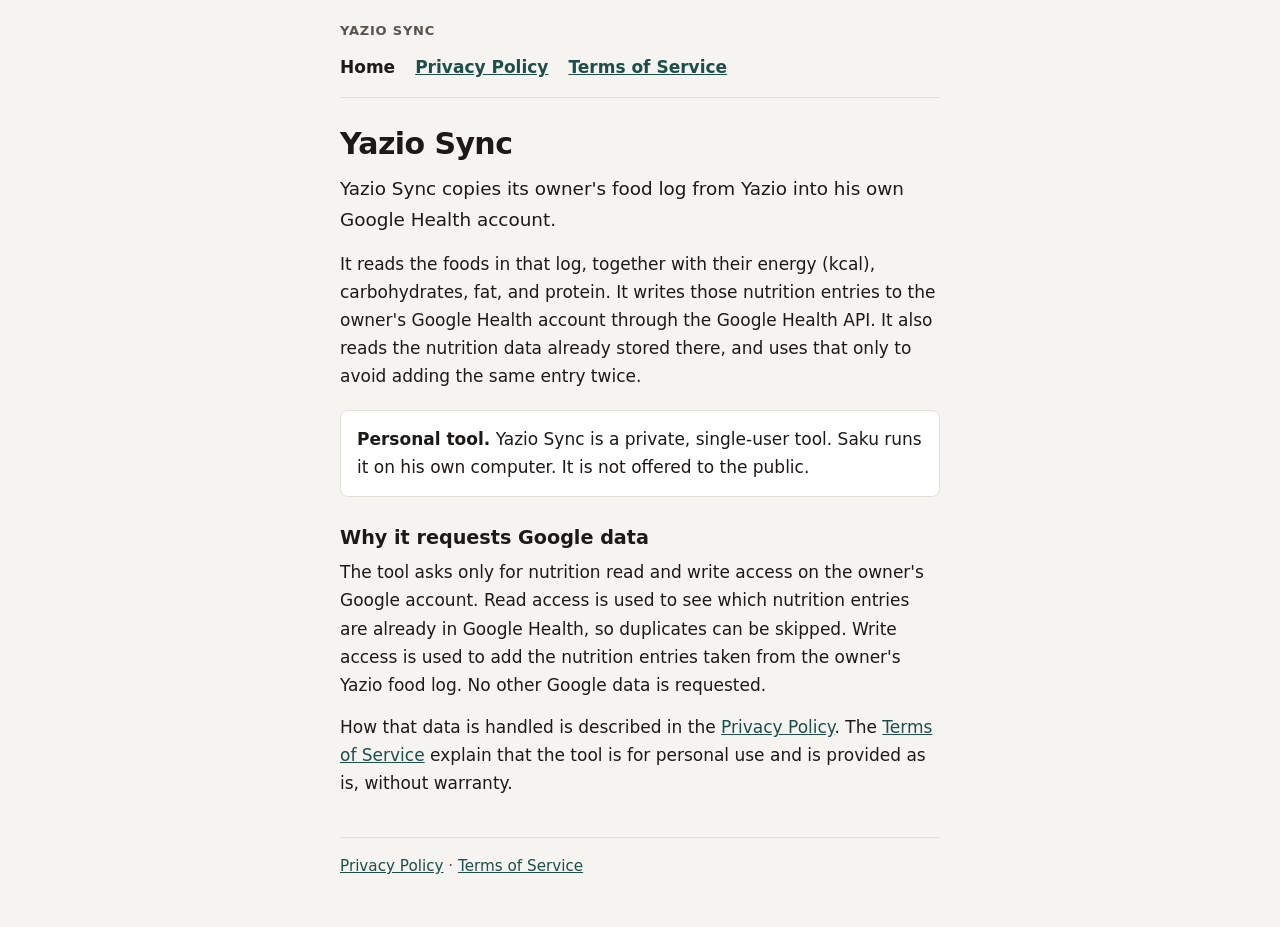
<file: index.html>
<!DOCTYPE html>
<html lang="en">
<head>
  <meta charset="utf-8">
  <meta name="viewport" content="width=device-width, initial-scale=1">
  <title>Yazio Sync</title>
  <meta name="description" content="Yazio Sync is a personal tool that copies its owner's Yazio food log into his own Google Health account.">
  <link rel="stylesheet" href="styles.css">
</head>
<body>
  <div class="wrap">
    <header>
      <p class="brand">Yazio Sync</p>
      <nav aria-label="Site">
        <a href="index.html" aria-current="page">Home</a>
        <a href="privacy.html">Privacy Policy</a>
        <a href="terms.html">Terms of Service</a>
      </nav>
    </header>
    <main>
      <h1>Yazio Sync</h1>
      <p class="lede">Yazio Sync copies its owner's food log from Yazio into his own Google Health account.</p>
      <p>It reads the foods in that log, together with their energy (kcal), carbohydrates, fat, and protein. It writes those nutrition entries to the owner's Google Health account through the Google Health API. It also reads the nutrition data already stored there, and uses that only to avoid adding the same entry twice.</p>
      <p class="note"><strong>Personal tool.</strong> Yazio Sync is a private, single-user tool. Saku runs it on his own computer. It is not offered to the public.</p>
      <h2>Why it requests Google data</h2>
      <p>The tool asks only for nutrition read and write access on the owner's Google account. Read access is used to see which nutrition entries are already in Google Health, so duplicates can be skipped. Write access is used to add the nutrition entries taken from the owner's Yazio food log. No other Google data is requested.</p>
      <p>How that data is handled is described in the <a href="privacy.html">Privacy Policy</a>. The <a href="terms.html">Terms of Service</a> explain that the tool is for personal use and is provided as is, without warranty.</p>
    </main>
    <footer>
      <p><a href="privacy.html">Privacy Policy</a> · <a href="terms.html">Terms of Service</a></p>
    </footer>
  </div>
</body>
</html>
</file>
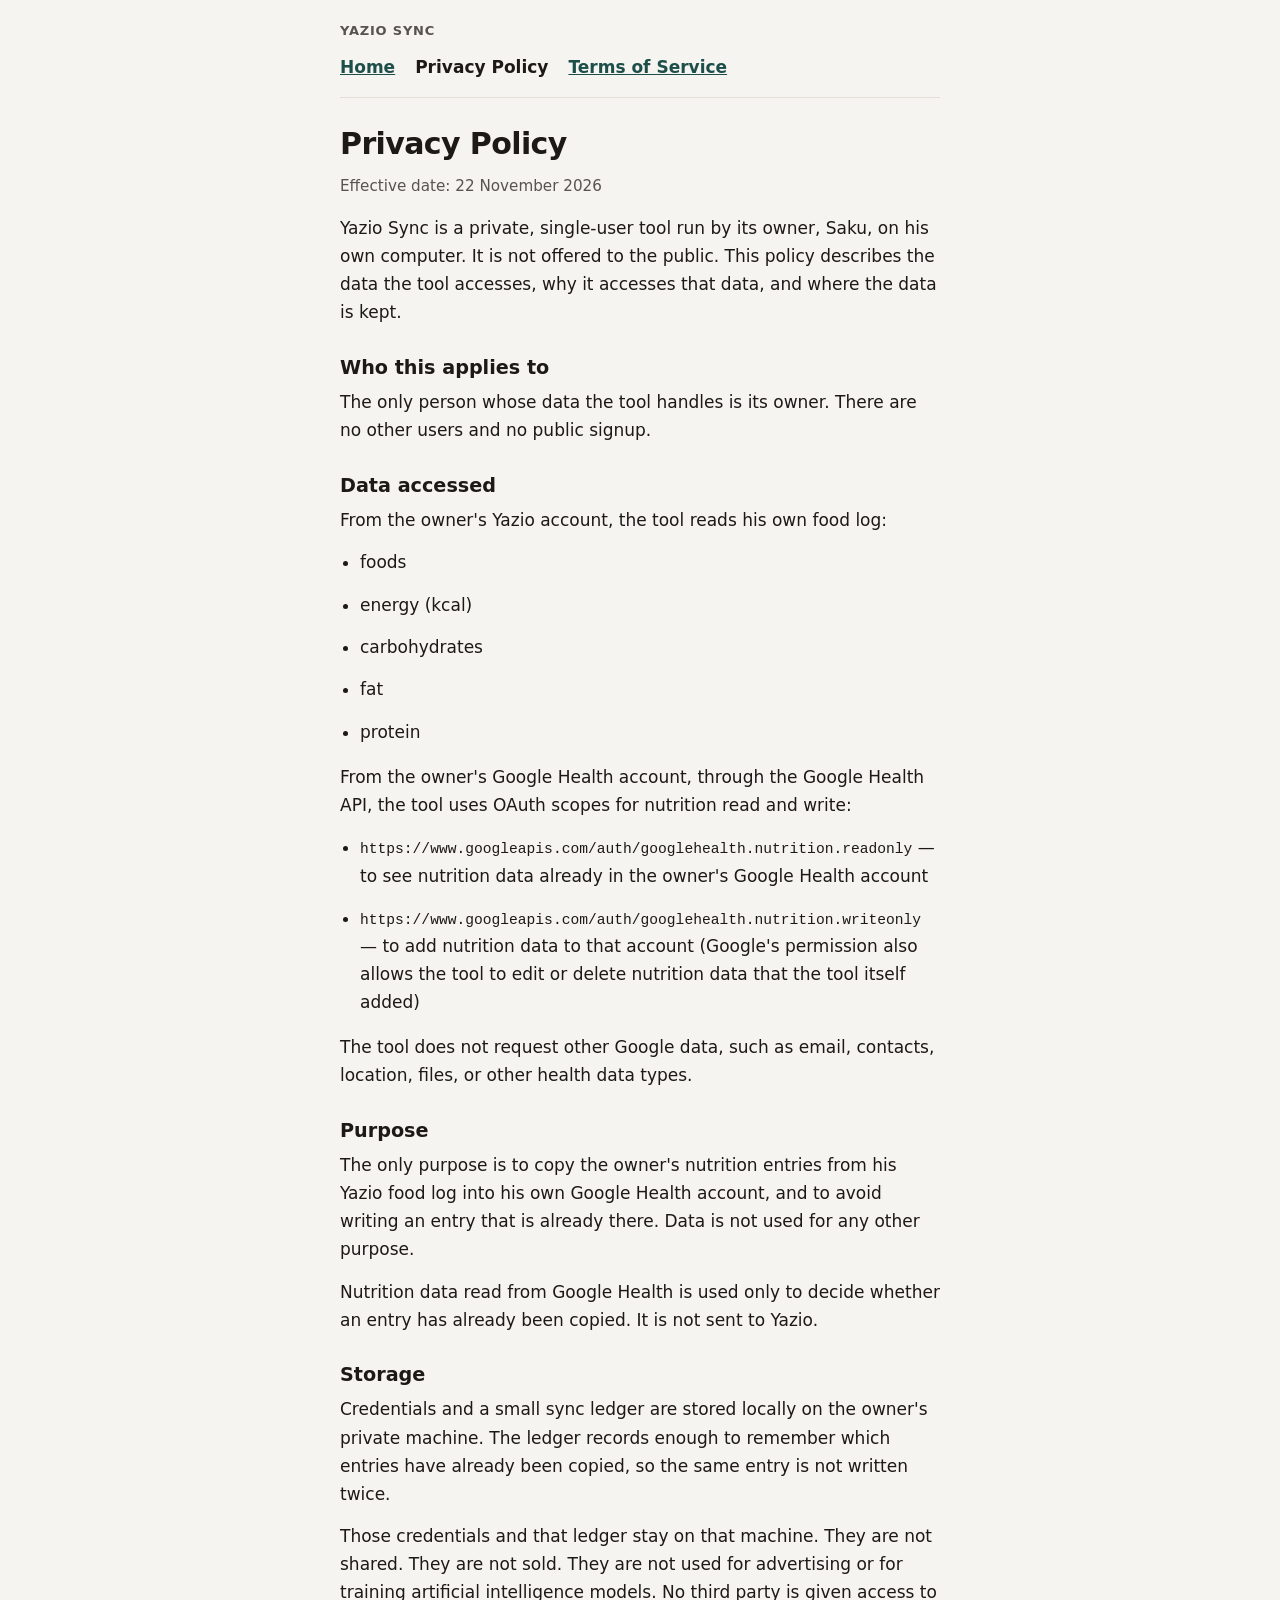
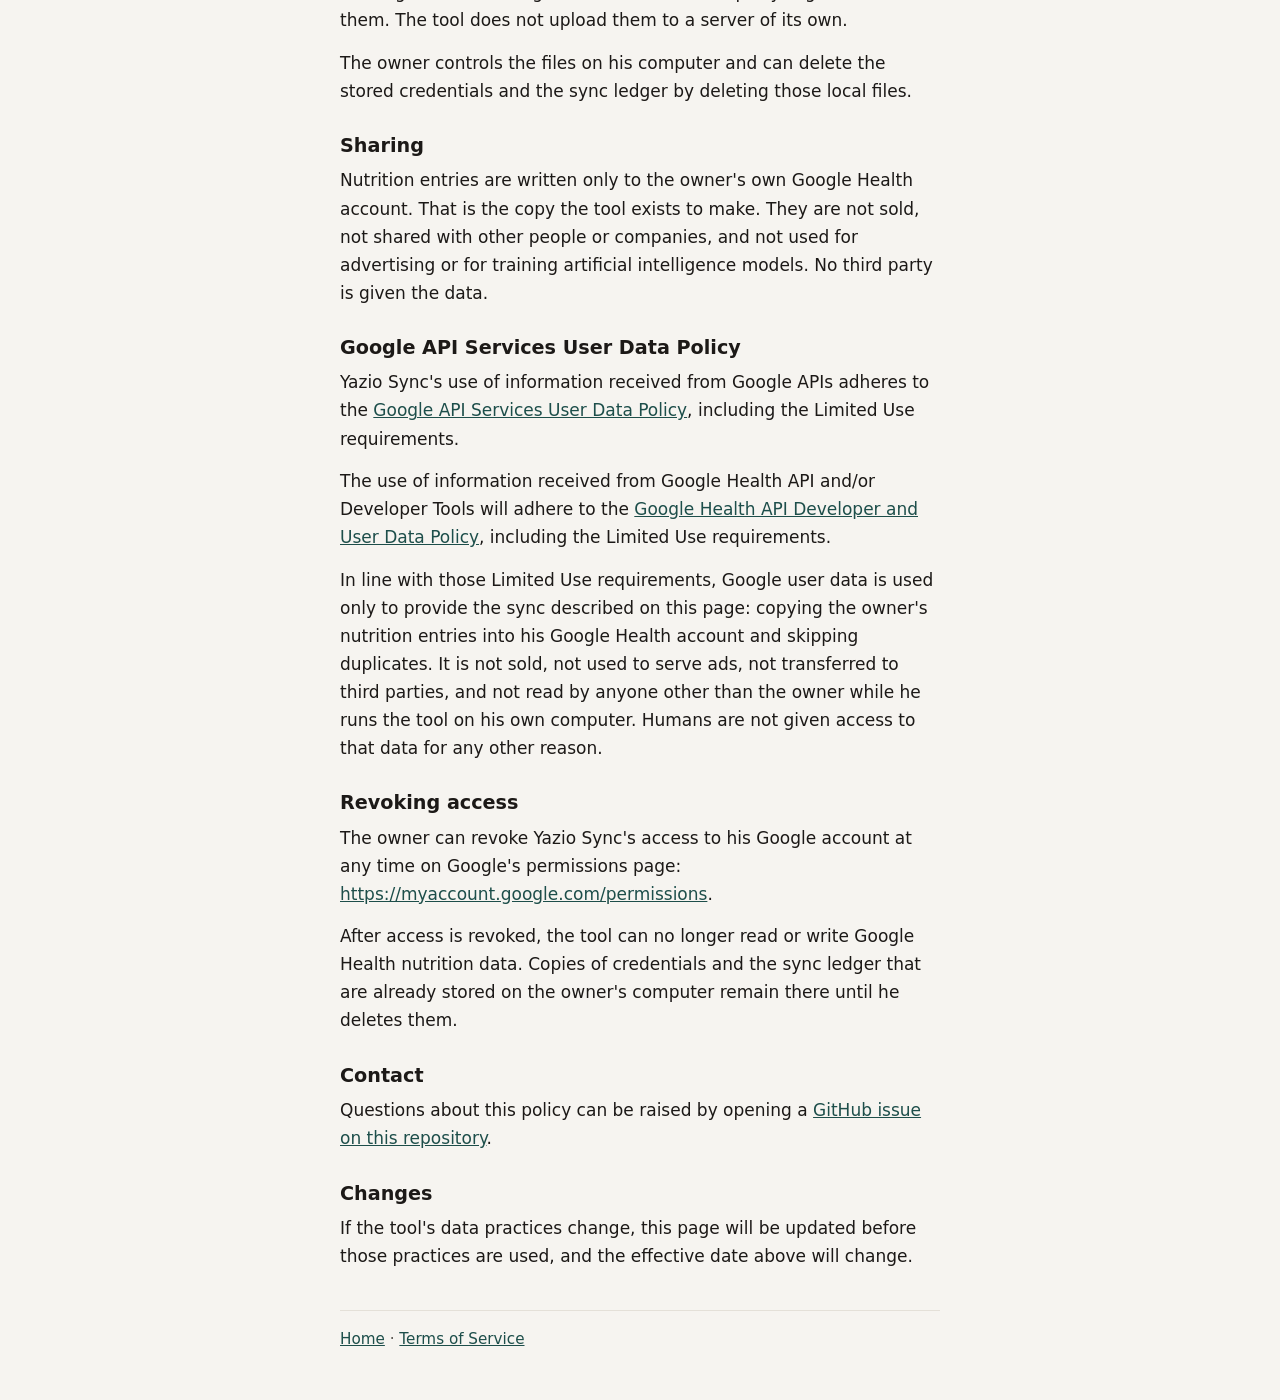
<file: privacy.html>
<!DOCTYPE html>
<html lang="en">
<head>
  <meta charset="utf-8">
  <meta name="viewport" content="width=device-width, initial-scale=1">
  <title>Privacy Policy — Yazio Sync</title>
  <meta name="description" content="Privacy policy for Yazio Sync, a personal tool that copies its owner's nutrition entries into his Google Health account.">
  <link rel="stylesheet" href="styles.css">
</head>
<body>
  <div class="wrap">
    <header>
      <p class="brand">Yazio Sync</p>
      <nav aria-label="Site">
        <a href="index.html">Home</a>
        <a href="privacy.html" aria-current="page">Privacy Policy</a>
        <a href="terms.html">Terms of Service</a>
      </nav>
    </header>
    <main>
      <h1>Privacy Policy</h1>
      <p class="meta">Effective date: 22 November 2026</p>
      <p>Yazio Sync is a private, single-user tool run by its owner, Saku, on his own computer. It is not offered to the public. This policy describes the data the tool accesses, why it accesses that data, and where the data is kept.</p>

      <h2>Who this applies to</h2>
      <p>The only person whose data the tool handles is its owner. There are no other users and no public signup.</p>

      <h2>Data accessed</h2>
      <p>From the owner's Yazio account, the tool reads his own food log:</p>
      <ul>
        <li>foods</li>
        <li>energy (kcal)</li>
        <li>carbohydrates</li>
        <li>fat</li>
        <li>protein</li>
      </ul>
      <p>From the owner's Google Health account, through the Google Health API, the tool uses OAuth scopes for nutrition read and write:</p>
      <ul>
        <li><code>https://www.googleapis.com/auth/googlehealth.nutrition.readonly</code> — to see nutrition data already in the owner's Google Health account</li>
        <li><code>https://www.googleapis.com/auth/googlehealth.nutrition.writeonly</code> — to add nutrition data to that account (Google's permission also allows the tool to edit or delete nutrition data that the tool itself added)</li>
      </ul>
      <p>The tool does not request other Google data, such as email, contacts, location, files, or other health data types.</p>

      <h2>Purpose</h2>
      <p>The only purpose is to copy the owner's nutrition entries from his Yazio food log into his own Google Health account, and to avoid writing an entry that is already there. Data is not used for any other purpose.</p>
      <p>Nutrition data read from Google Health is used only to decide whether an entry has already been copied. It is not sent to Yazio.</p>

      <h2>Storage</h2>
      <p>Credentials and a small sync ledger are stored locally on the owner's private machine. The ledger records enough to remember which entries have already been copied, so the same entry is not written twice.</p>
      <p>Those credentials and that ledger stay on that machine. They are not shared. They are not sold. They are not used for advertising or for training artificial intelligence models. No third party is given access to them. The tool does not upload them to a server of its own.</p>
      <p>The owner controls the files on his computer and can delete the stored credentials and the sync ledger by deleting those local files.</p>

      <h2>Sharing</h2>
      <p>Nutrition entries are written only to the owner's own Google Health account. That is the copy the tool exists to make. They are not sold, not shared with other people or companies, and not used for advertising or for training artificial intelligence models. No third party is given the data.</p>

      <h2>Google API Services User Data Policy</h2>
      <p>Yazio Sync's use of information received from Google APIs adheres to the <a href="https://developers.google.com/terms/api-services-user-data-policy">Google API Services User Data Policy</a>, including the Limited Use requirements.</p>
      <p>The use of information received from Google Health API and/or Developer Tools will adhere to the <a href="https://developers.google.com/health/policies/health-api-developer-user-data-policy">Google Health API Developer and User Data Policy</a>, including the Limited Use requirements.</p>
      <p>In line with those Limited Use requirements, Google user data is used only to provide the sync described on this page: copying the owner's nutrition entries into his Google Health account and skipping duplicates. It is not sold, not used to serve ads, not transferred to third parties, and not read by anyone other than the owner while he runs the tool on his own computer. Humans are not given access to that data for any other reason.</p>

      <h2>Revoking access</h2>
      <p>The owner can revoke Yazio Sync's access to his Google account at any time on Google's permissions page: <a href="https://myaccount.google.com/permissions">https://myaccount.google.com/permissions</a>.</p>
      <p>After access is revoked, the tool can no longer read or write Google Health nutrition data. Copies of credentials and the sync ledger that are already stored on the owner's computer remain there until he deletes them.</p>

      <h2>Contact</h2>
      <p>Questions about this policy can be raised by opening a <a href="https://github.com/spottaaja1/spottaaja1.github.io/issues">GitHub issue on this repository</a>.</p>

      <h2>Changes</h2>
      <p>If the tool's data practices change, this page will be updated before those practices are used, and the effective date above will change.</p>
    </main>
    <footer>
      <p><a href="index.html">Home</a> · <a href="terms.html">Terms of Service</a></p>
    </footer>
  </div>
</body>
</html>
</file>
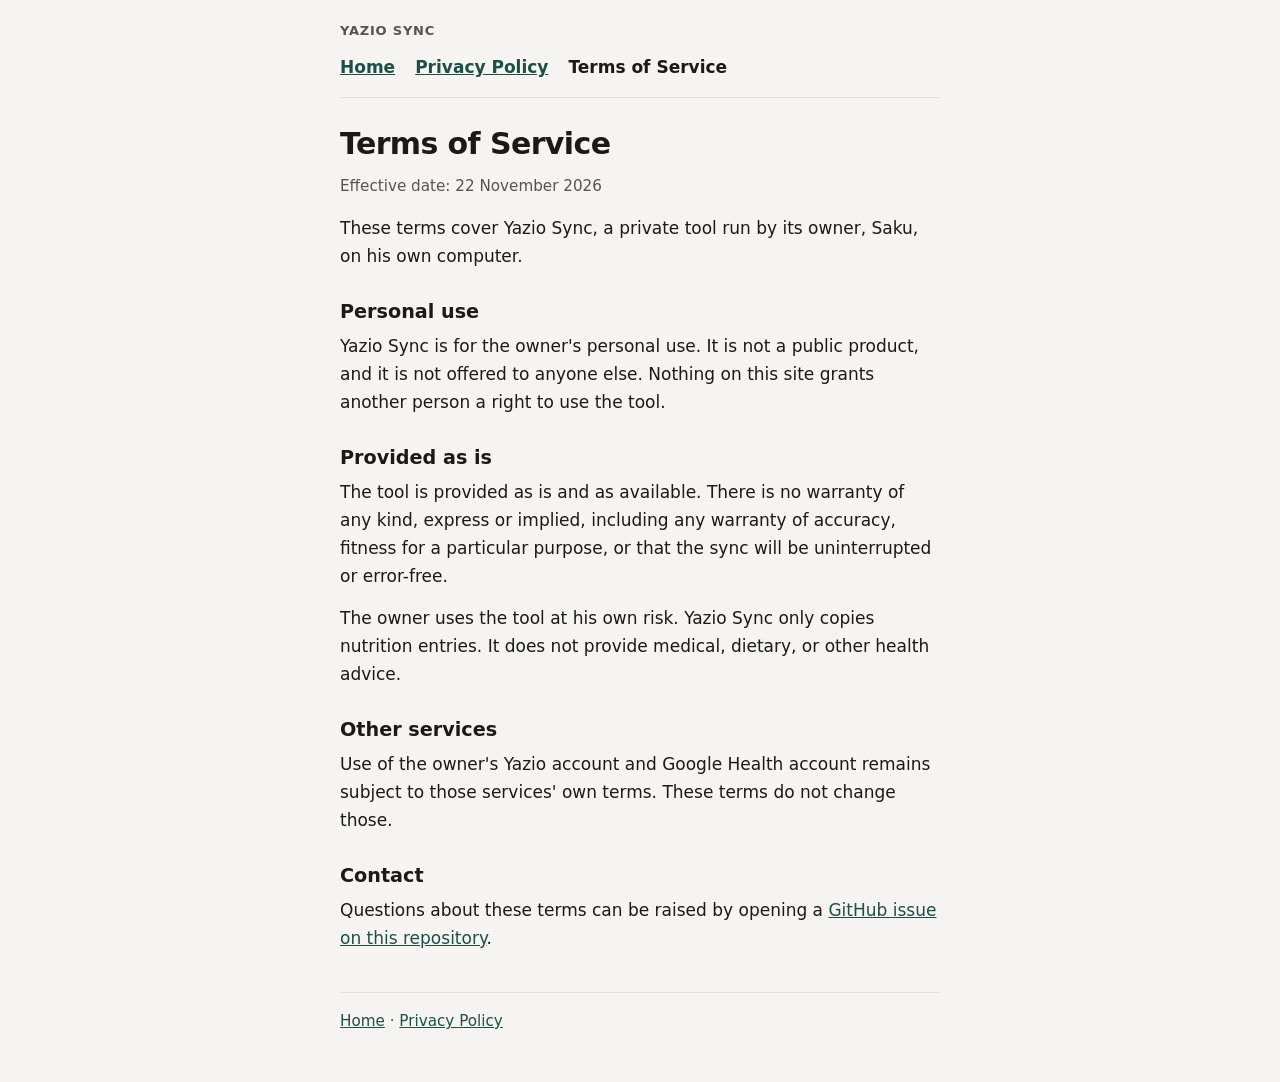
<file: terms.html>
<!DOCTYPE html>
<html lang="en">
<head>
  <meta charset="utf-8">
  <meta name="viewport" content="width=device-width, initial-scale=1">
  <title>Terms of Service — Yazio Sync</title>
  <meta name="description" content="Terms of service for Yazio Sync, a personal tool provided as is, without warranty.">
  <link rel="stylesheet" href="styles.css">
</head>
<body>
  <div class="wrap">
    <header>
      <p class="brand">Yazio Sync</p>
      <nav aria-label="Site">
        <a href="index.html">Home</a>
        <a href="privacy.html">Privacy Policy</a>
        <a href="terms.html" aria-current="page">Terms of Service</a>
      </nav>
    </header>
    <main>
      <h1>Terms of Service</h1>
      <p class="meta">Effective date: 22 November 2026</p>
      <p>These terms cover Yazio Sync, a private tool run by its owner, Saku, on his own computer.</p>

      <h2>Personal use</h2>
      <p>Yazio Sync is for the owner's personal use. It is not a public product, and it is not offered to anyone else. Nothing on this site grants another person a right to use the tool.</p>

      <h2>Provided as is</h2>
      <p>The tool is provided as is and as available. There is no warranty of any kind, express or implied, including any warranty of accuracy, fitness for a particular purpose, or that the sync will be uninterrupted or error-free.</p>
      <p>The owner uses the tool at his own risk. Yazio Sync only copies nutrition entries. It does not provide medical, dietary, or other health advice.</p>

      <h2>Other services</h2>
      <p>Use of the owner's Yazio account and Google Health account remains subject to those services' own terms. These terms do not change those.</p>

      <h2>Contact</h2>
      <p>Questions about these terms can be raised by opening a <a href="https://github.com/spottaaja1/spottaaja1.github.io/issues">GitHub issue on this repository</a>.</p>
    </main>
    <footer>
      <p><a href="index.html">Home</a> · <a href="privacy.html">Privacy Policy</a></p>
    </footer>
  </div>
</body>
</html>
</file>
<file: styles.css>
:root {
  --text: #1c1917;
  --muted: #57534e;
  --bg: #f6f4f0;
  --paper: #fffcf8;
  --line: #e4e0d8;
  --link: #1d4e4a;
  --link-hover: #0f2e2b;
  --note: #fff;
}

* {
  box-sizing: border-box;
}

html {
  font-size: 100%;
}

body {
  margin: 0;
  font-family: system-ui, -apple-system, "Segoe UI", Roboto, Helvetica, Arial, sans-serif;
  font-size: 1.0625rem;
  line-height: 1.65;
  color: var(--text);
  background: var(--bg);
}

.wrap {
  max-width: 40rem;
  margin: 0 auto;
  padding: 1.25rem 1.25rem 3rem;
}

header {
  margin-bottom: 1.75rem;
  padding-bottom: 1rem;
  border-bottom: 1px solid var(--line);
}

.brand {
  margin: 0 0 0.75rem;
  font-size: 0.8125rem;
  font-weight: 600;
  letter-spacing: 0.06em;
  text-transform: uppercase;
  color: var(--muted);
}

nav {
  display: flex;
  flex-wrap: wrap;
  gap: 0.35rem 1.25rem;
}

nav a {
  font-weight: 600;
}

nav a[aria-current="page"] {
  text-decoration: none;
  color: var(--text);
}

h1 {
  margin: 0 0 0.75rem;
  font-size: 1.875rem;
  line-height: 1.2;
  letter-spacing: -0.02em;
}

h2 {
  margin: 1.85rem 0 0.45rem;
  font-size: 1.2rem;
  line-height: 1.3;
}

p,
li {
  margin-top: 0;
  margin-bottom: 0.9rem;
  overflow-wrap: break-word;
}

code {
  font-family: ui-monospace, SFMono-Regular, Menlo, Consolas, monospace;
  font-size: 0.86em;
  overflow-wrap: anywhere;
}

ul {
  margin-top: 0;
  padding-left: 1.25rem;
}

a {
  color: var(--link);
}

a:hover {
  color: var(--link-hover);
}

a:focus-visible {
  outline: 2px solid var(--link);
  outline-offset: 3px;
}

.lede {
  font-size: 1.15rem;
}

.meta {
  color: var(--muted);
  font-size: 0.95rem;
}

.note {
  background: var(--note);
  border: 1px solid var(--line);
  border-radius: 8px;
  padding: 0.9rem 1rem;
  margin: 1.25rem 0 0.4rem;
}

footer {
  margin-top: 2.5rem;
  padding-top: 1rem;
  border-top: 1px solid var(--line);
  color: var(--muted);
  font-size: 0.95rem;
}

footer p {
  margin-bottom: 0;
}

@media (max-width: 480px) {
  .wrap {
    padding: 1rem 1rem 2.5rem;
  }

  h1 {
    font-size: 1.6rem;
  }
}

@media (prefers-color-scheme: dark) {
  :root {
    --text: #f5f5f4;
    --muted: #a8a29e;
    --bg: #1c1917;
    --paper: #292524;
    --line: #44403c;
    --link: #8ec9c2;
    --link-hover: #c6ebe6;
    --note: #292524;
  }
}
</file>
